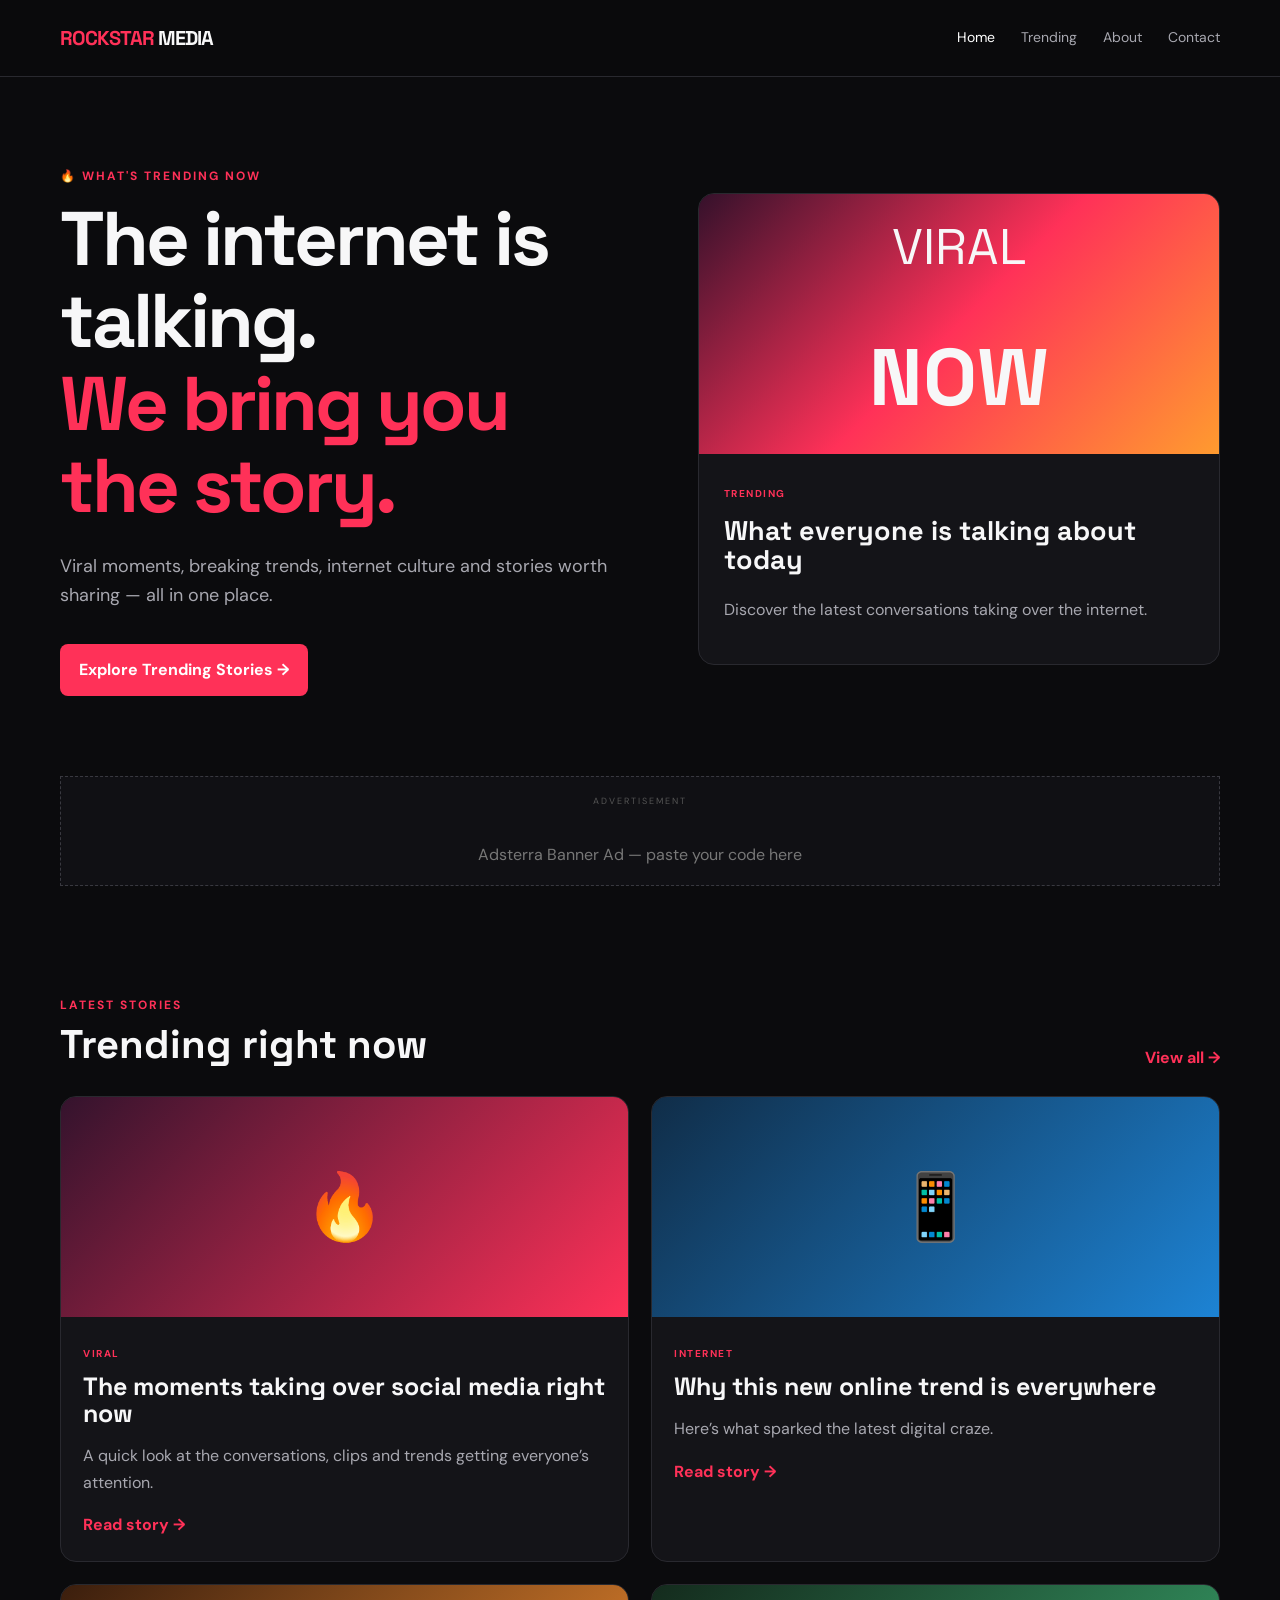
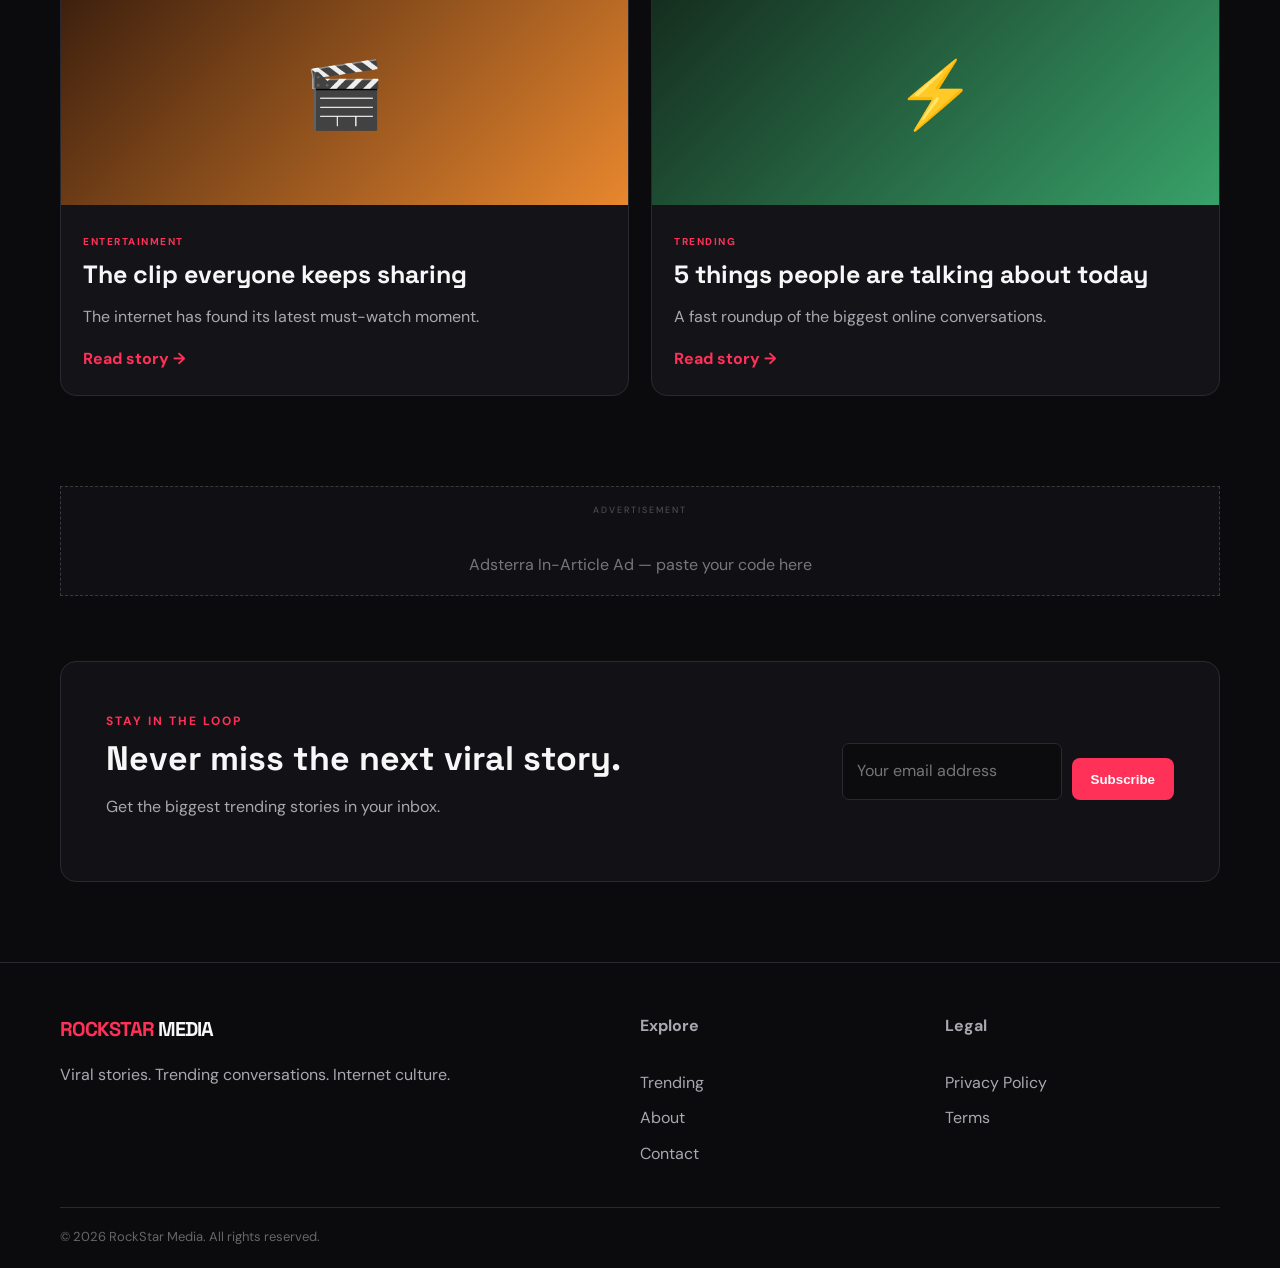
<file: index.html>
<!doctype html>
<html lang="en">
<head>
  <meta charset="utf-8">
  <meta name="viewport" content="width=device-width,initial-scale=1">
  <title>RockStar Media — Viral & Trending</title>
  <meta name="description" content="RockStar Media brings you viral stories, trending topics, internet culture and the moments everyone is talking about.">
  <link rel="stylesheet" href="assets/style.css">
</head>
<body>
<header class="site-header">
  <div class="container nav">
    <a class="logo" href="index.html"><span>ROCKSTAR</span> MEDIA</a>
    <nav>
      <a class="active" href="index.html">Home</a>
      <a href="category.html">Trending</a>
      <a href="about.html">About</a>
      <a href="contact.html">Contact</a>
    </nav>
    <button class="menu" aria-label="Open menu">☰</button>
  </div>
</header>

<main>
  <section class="hero container">
    <div class="hero-copy">
      <span class="eyebrow">🔥 What's trending now</span>
      <h1>The internet is talking.<br><em>We bring you the story.</em></h1>
      <p>Viral moments, breaking trends, internet culture and stories worth sharing — all in one place.</p>
      <a class="btn" href="#latest">Explore Trending Stories →</a>
    </div>
    <div class="hero-card">
      <div class="hero-image">VIRAL<br><strong>NOW</strong></div>
      <div class="hero-card-body">
        <span class="tag">TRENDING</span>
        <h2>What everyone is talking about today</h2>
        <p>Discover the latest conversations taking over the internet.</p>
      </div>
    </div>
  </section>

  <div class="ad-slot container">
    <small>ADVERTISEMENT</small>
    <div>Adsterra Banner Ad — paste your code here</div>
  </div>

  <section id="latest" class="container section">
    <div class="section-head">
      <div><span class="eyebrow">Latest stories</span><h2>Trending right now</h2></div>
      <a href="category.html">View all →</a>
    </div>
    <div class="grid">
      <article class="post featured">
        <div class="post-image gradient-a">🔥</div>
        <div class="post-body"><span class="tag">Viral</span><h3>The moments taking over social media right now</h3><p>A quick look at the conversations, clips and trends getting everyone’s attention.</p><a href="article.html">Read story →</a></div>
      </article>
      <article class="post">
        <div class="post-image gradient-b">📱</div>
        <div class="post-body"><span class="tag">Internet</span><h3>Why this new online trend is everywhere</h3><p>Here’s what sparked the latest digital craze.</p><a href="article.html">Read story →</a></div>
      </article>
      <article class="post">
        <div class="post-image gradient-c">🎬</div>
        <div class="post-body"><span class="tag">Entertainment</span><h3>The clip everyone keeps sharing</h3><p>The internet has found its latest must-watch moment.</p><a href="article.html">Read story →</a></div>
      </article>
      <article class="post">
        <div class="post-image gradient-d">⚡</div>
        <div class="post-body"><span class="tag">Trending</span><h3>5 things people are talking about today</h3><p>A fast roundup of the biggest online conversations.</p><a href="article.html">Read story →</a></div>
      </article>
    </div>
  </section>

  <div class="ad-slot container">
    <small>ADVERTISEMENT</small>
    <div>Adsterra In-Article Ad — paste your code here</div>
  </div>

  <section class="newsletter container">
    <div><span class="eyebrow">Stay in the loop</span><h2>Never miss the next viral story.</h2><p>Get the biggest trending stories in your inbox.</p></div>
    <form><input type="email" placeholder="Your email address" required><button class="btn">Subscribe</button></form>
  </section>
</main>

<footer>
  <div class="container footer-grid">
    <div><a class="logo" href="index.html"><span>ROCKSTAR</span> MEDIA</a><p>Viral stories. Trending conversations. Internet culture.</p></div>
    <div><h4>Explore</h4><a href="category.html">Trending</a><a href="about.html">About</a><a href="contact.html">Contact</a></div>
    <div><h4>Legal</h4><a href="privacy.html">Privacy Policy</a><a href="terms.html">Terms</a></div>
  </div>
  <div class="container copyright">© 2026 RockStar Media. All rights reserved.</div>
</footer>
<script src="assets/script.js"></script>

  <!-- Adsterra ad code -->
  <script src="https://pl31065517.profitableratecpmnetwork.com/05/81/35/0581358dfa1a46cb8cd0d95923c212c3.js"></script>

  <!-- Additional Adsterra ad code -->
  <script src="https://pl31065518.profitableratecpmnetwork.com/09/37/6d/09376df7c2c1a32ce4528791f910fc92.js"></script>
</body>
</html>
</file>
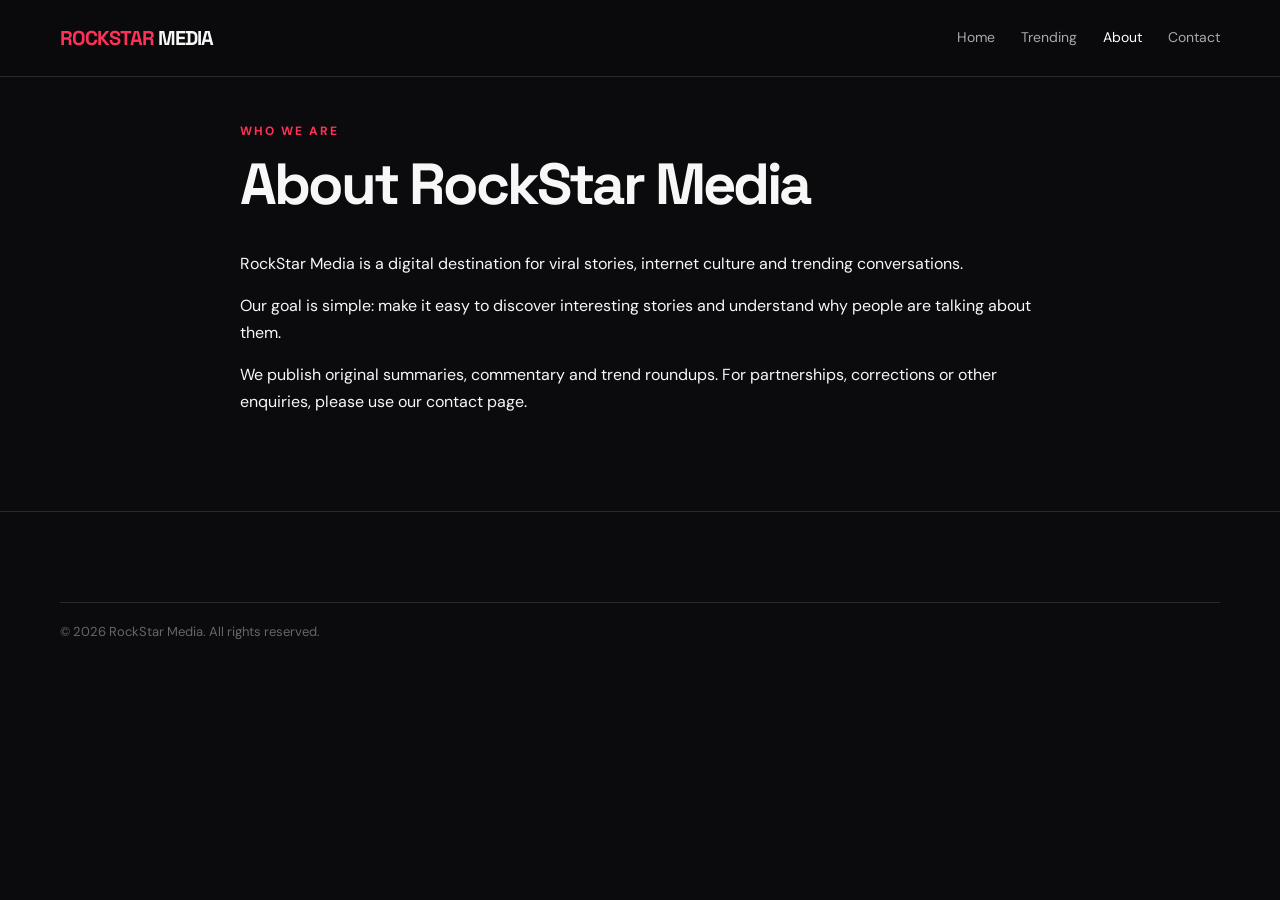
<file: about.html>
<!doctype html><html lang="en"><head><meta charset="utf-8"><meta name="viewport" content="width=device-width,initial-scale=1"><title>About — RockStar Media</title><link rel="stylesheet" href="assets/style.css"></head><body><header class="site-header"><div class="container nav"><a class="logo" href="index.html"><span>ROCKSTAR</span> MEDIA</a><nav><a href="index.html">Home</a><a href="category.html">Trending</a><a class="active" href="about.html">About</a><a href="contact.html">Contact</a></nav><button class="menu">☰</button></div></header><main class="container narrow section"><span class="eyebrow">Who we are</span><h1 class="page-title">About RockStar Media</h1><p class="lead">RockStar Media is a digital destination for viral stories, internet culture and trending conversations.</p><p>Our goal is simple: make it easy to discover interesting stories and understand why people are talking about them.</p><p>We publish original summaries, commentary and trend roundups. For partnerships, corrections or other enquiries, please use our contact page.</p></main><footer><div class="container copyright">© 2026 RockStar Media. All rights reserved.</div></footer>
  <!-- Adsterra ad code -->
  <script src="https://pl31065517.profitableratecpmnetwork.com/05/81/35/0581358dfa1a46cb8cd0d95923c212c3.js"></script>

  <!-- Additional Adsterra ad code -->
  <script src="https://pl31065518.profitableratecpmnetwork.com/09/37/6d/09376df7c2c1a32ce4528791f910fc92.js"></script>
</body></html>
</file>
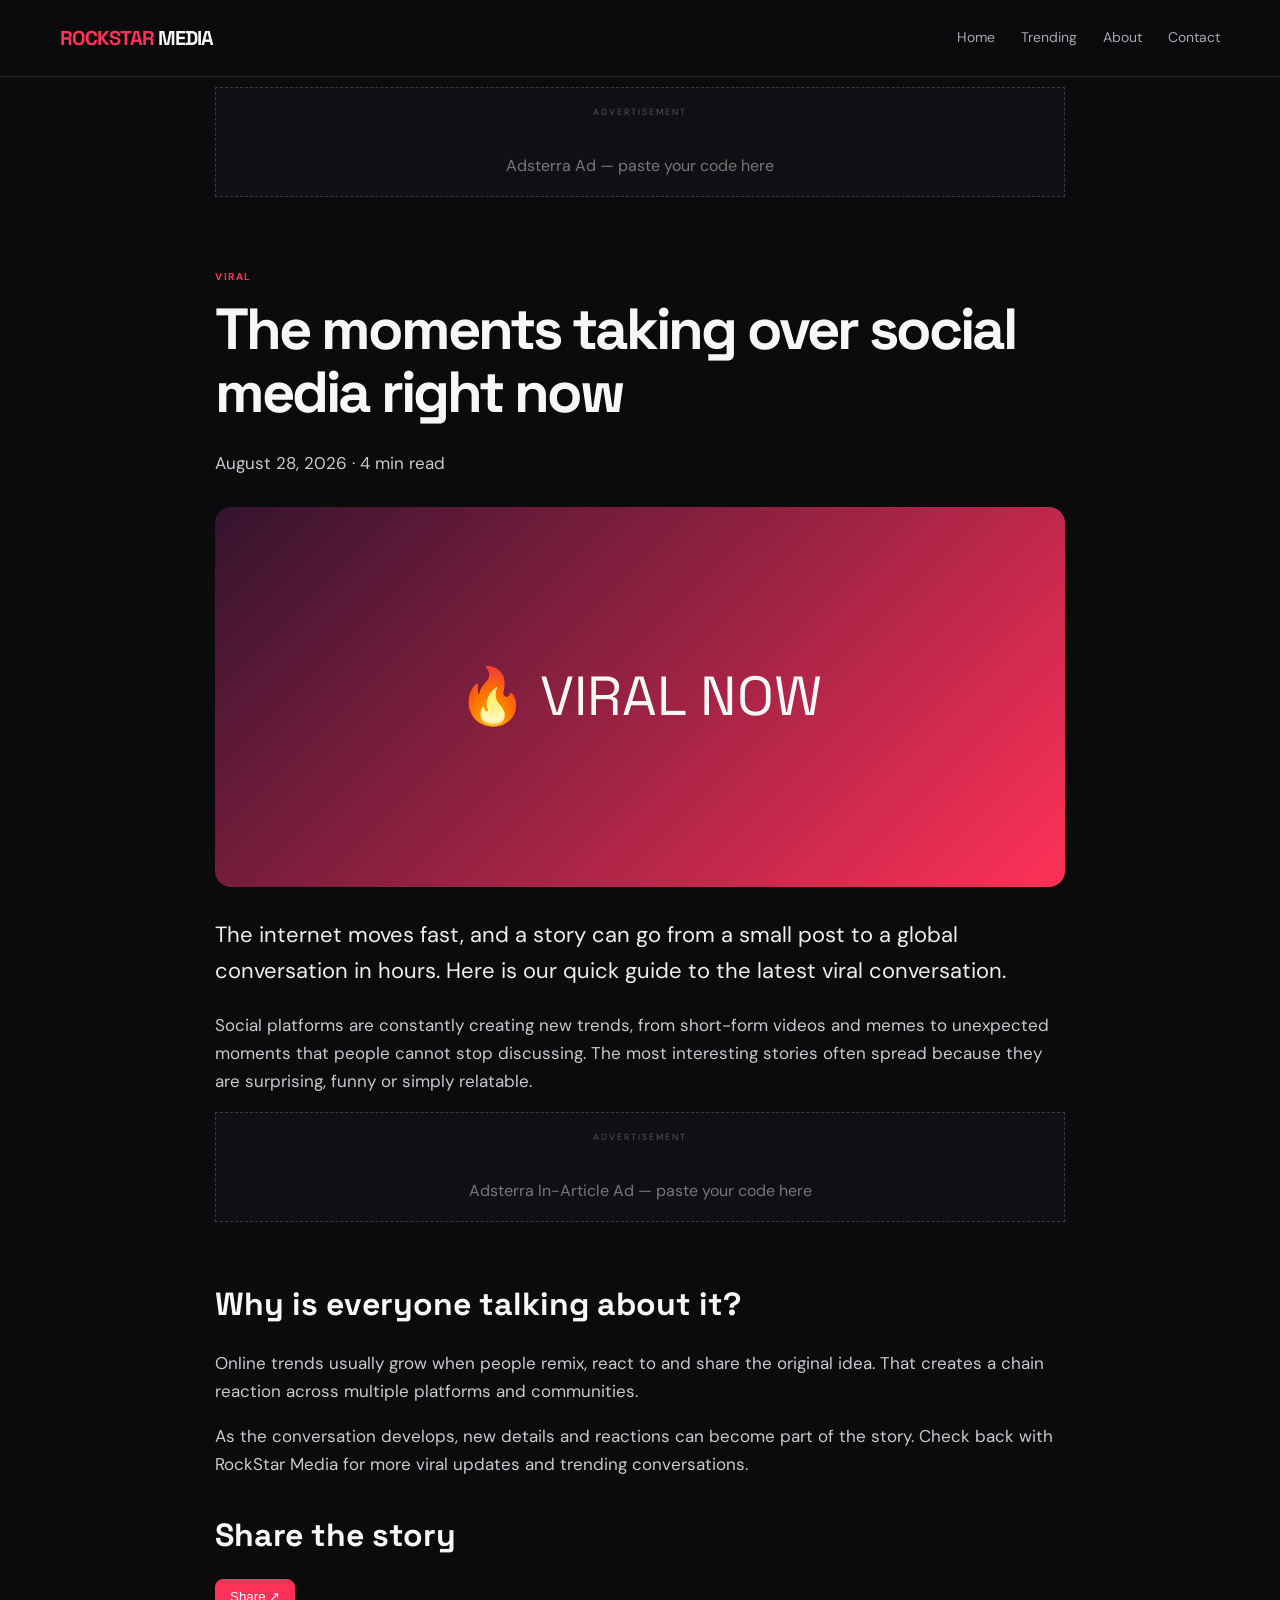
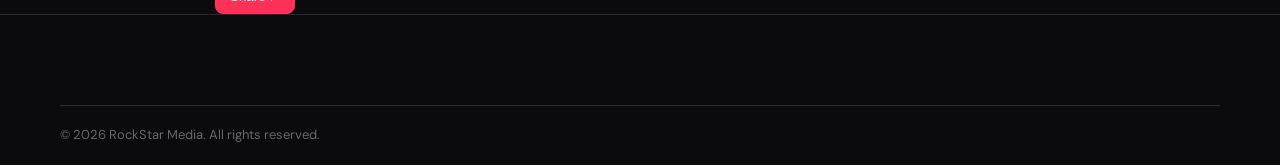
<file: article.html>
<!doctype html>
<html lang="en"><head><meta charset="utf-8"><meta name="viewport" content="width=device-width,initial-scale=1"><title>The Viral Story — RockStar Media</title><link rel="stylesheet" href="assets/style.css"></head>
<body><header class="site-header"><div class="container nav"><a class="logo" href="index.html"><span>ROCKSTAR</span> MEDIA</a><nav><a href="index.html">Home</a><a href="category.html">Trending</a><a href="about.html">About</a><a href="contact.html">Contact</a></nav><button class="menu">☰</button></div></header>
<main class="container article-wrap">
  <div class="ad-slot"><small>ADVERTISEMENT</small><div>Adsterra Ad — paste your code here</div></div>
  <article>
    <span class="tag">VIRAL</span><h1>The moments taking over social media right now</h1>
    <p class="meta">August 28, 2026 · 4 min read</p>
    <div class="article-cover gradient-a">🔥 VIRAL NOW</div>
    <p class="lead">The internet moves fast, and a story can go from a small post to a global conversation in hours. Here is our quick guide to the latest viral conversation.</p>
    <p>Social platforms are constantly creating new trends, from short-form videos and memes to unexpected moments that people cannot stop discussing. The most interesting stories often spread because they are surprising, funny or simply relatable.</p>
    <div class="ad-slot"><small>ADVERTISEMENT</small><div>Adsterra In-Article Ad — paste your code here</div></div>
    <h2>Why is everyone talking about it?</h2><p>Online trends usually grow when people remix, react to and share the original idea. That creates a chain reaction across multiple platforms and communities.</p>
    <p>As the conversation develops, new details and reactions can become part of the story. Check back with RockStar Media for more viral updates and trending conversations.</p>
    <h2>Share the story</h2><div class="share"><button onclick="shareStory()">Share ↗</button></div>
  </article>
</main>
<footer><div class="container copyright">© 2026 RockStar Media. All rights reserved.</div></footer><script src="assets/script.js"></script>
  <!-- Adsterra ad code -->
  <script src="https://pl31065517.profitableratecpmnetwork.com/05/81/35/0581358dfa1a46cb8cd0d95923c212c3.js"></script>

  <!-- Additional Adsterra ad code -->
  <script src="https://pl31065518.profitableratecpmnetwork.com/09/37/6d/09376df7c2c1a32ce4528791f910fc92.js"></script>
</body></html>
</file>
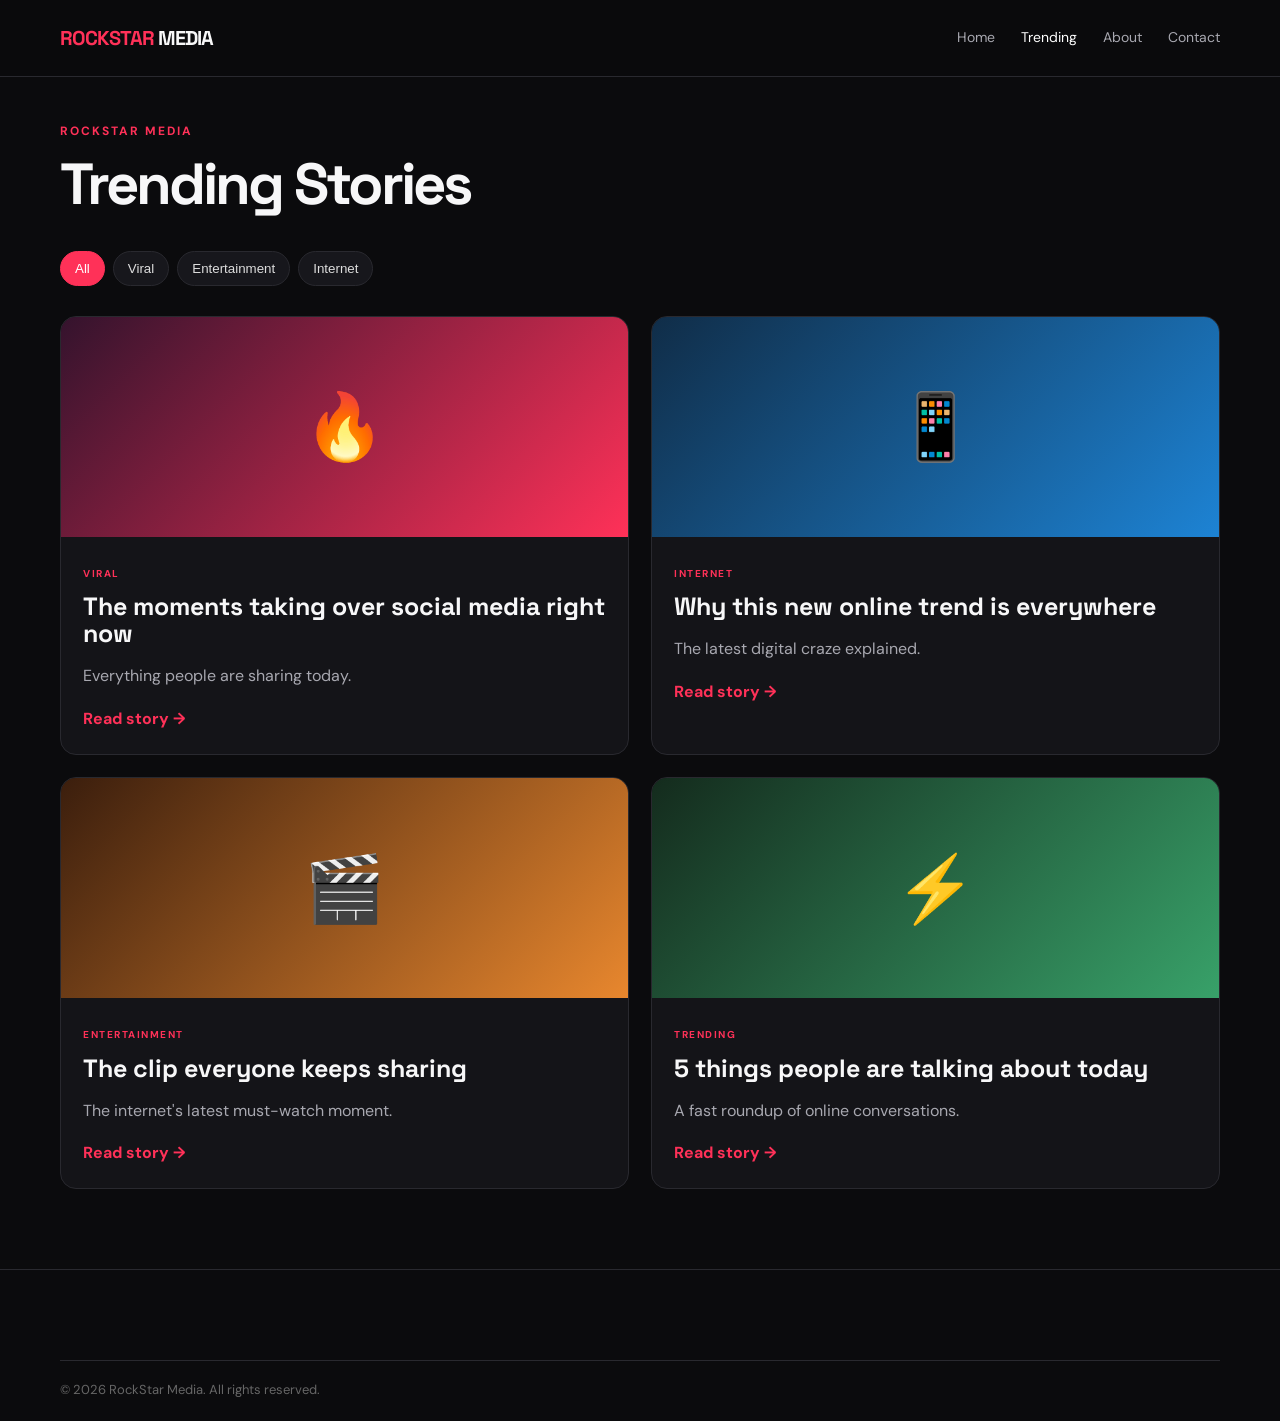
<file: category.html>
<!doctype html>
<html lang="en"><head><meta charset="utf-8"><meta name="viewport" content="width=device-width,initial-scale=1"><title>Trending — RockStar Media</title><link rel="stylesheet" href="assets/style.css"></head>
<body><header class="site-header"><div class="container nav"><a class="logo" href="index.html"><span>ROCKSTAR</span> MEDIA</a><nav><a href="index.html">Home</a><a class="active" href="category.html">Trending</a><a href="about.html">About</a><a href="contact.html">Contact</a></nav><button class="menu">☰</button></div></header>
<main class="container section"><span class="eyebrow">RockStar Media</span><h1 class="page-title">Trending Stories</h1><div class="filters"><button class="active">All</button><button>Viral</button><button>Entertainment</button><button>Internet</button></div><div class="grid">
<article class="post"><div class="post-image gradient-a">🔥</div><div class="post-body"><span class="tag">Viral</span><h3>The moments taking over social media right now</h3><p>Everything people are sharing today.</p><a href="article.html">Read story →</a></div></article>
<article class="post"><div class="post-image gradient-b">📱</div><div class="post-body"><span class="tag">Internet</span><h3>Why this new online trend is everywhere</h3><p>The latest digital craze explained.</p><a href="article.html">Read story →</a></div></article>
<article class="post"><div class="post-image gradient-c">🎬</div><div class="post-body"><span class="tag">Entertainment</span><h3>The clip everyone keeps sharing</h3><p>The internet's latest must-watch moment.</p><a href="article.html">Read story →</a></div></article>
<article class="post"><div class="post-image gradient-d">⚡</div><div class="post-body"><span class="tag">Trending</span><h3>5 things people are talking about today</h3><p>A fast roundup of online conversations.</p><a href="article.html">Read story →</a></div></article>
</div></main><footer><div class="container copyright">© 2026 RockStar Media. All rights reserved.</div></footer><script src="assets/script.js"></script>
  <!-- Adsterra ad code -->
  <script src="https://pl31065517.profitableratecpmnetwork.com/05/81/35/0581358dfa1a46cb8cd0d95923c212c3.js"></script>

  <!-- Additional Adsterra ad code -->
  <script src="https://pl31065518.profitableratecpmnetwork.com/09/37/6d/09376df7c2c1a32ce4528791f910fc92.js"></script>
</body></html>
</file>
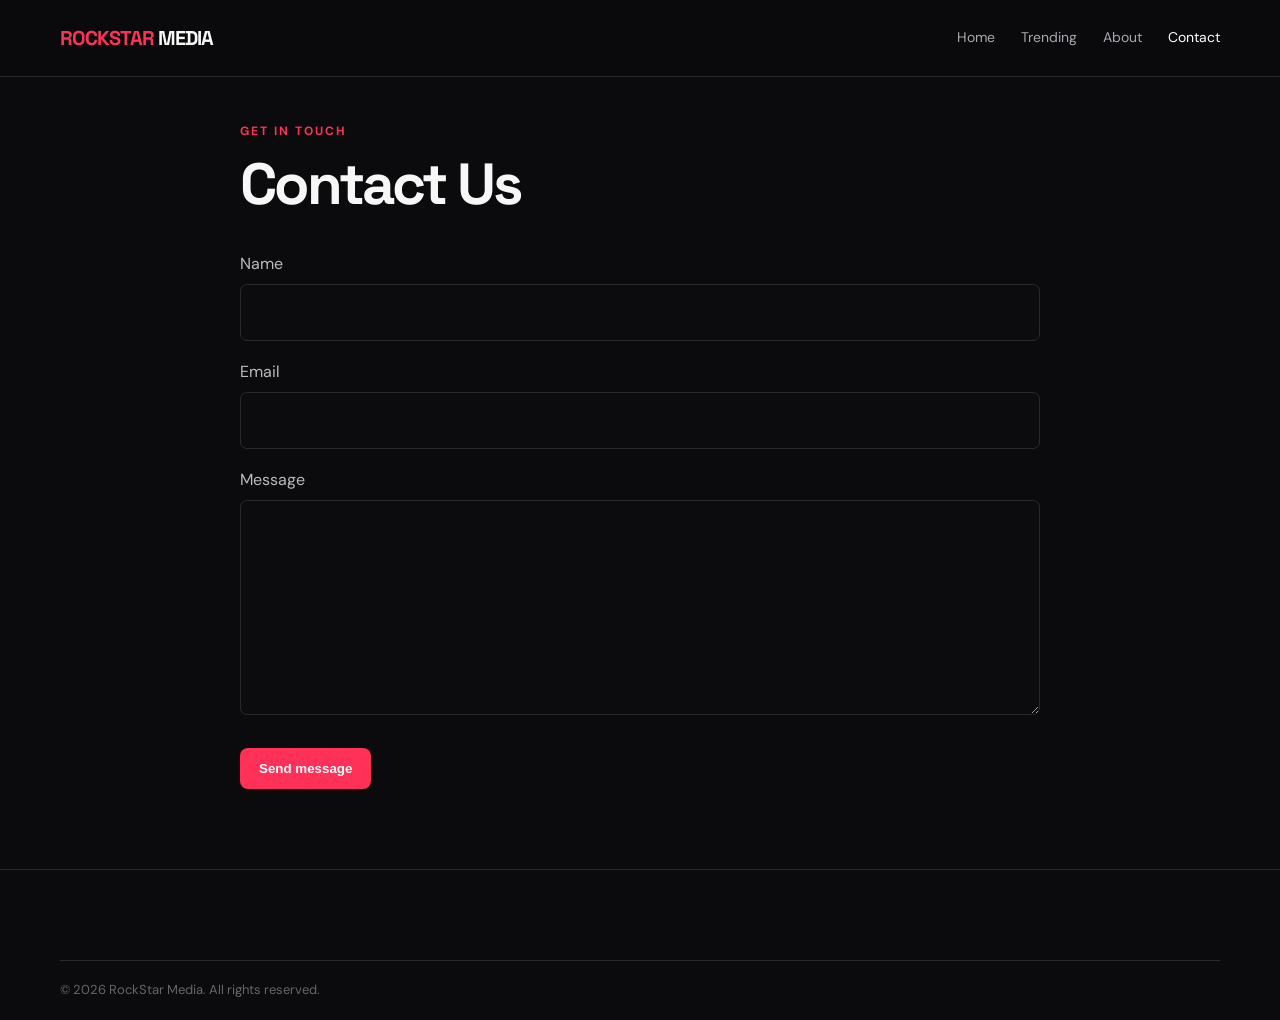
<file: contact.html>
<!doctype html><html lang="en"><head><meta charset="utf-8"><meta name="viewport" content="width=device-width,initial-scale=1"><title>Contact — RockStar Media</title><link rel="stylesheet" href="assets/style.css"></head><body><header class="site-header"><div class="container nav"><a class="logo" href="index.html"><span>ROCKSTAR</span> MEDIA</a><nav><a href="index.html">Home</a><a href="category.html">Trending</a><a href="about.html">About</a><a class="active" href="contact.html">Contact</a></nav><button class="menu">☰</button></div></header><main class="container narrow section"><span class="eyebrow">Get in touch</span><h1 class="page-title">Contact Us</h1><form class="contact-form" onsubmit="return submitContact(event)"><label>Name<input required></label><label>Email<input type="email" required></label><label>Message<textarea rows="7" required></textarea></label><button class="btn">Send message</button></form></main><footer><div class="container copyright">© 2026 RockStar Media. All rights reserved.</div></footer><script src="assets/script.js"></script>
  <!-- Adsterra ad code -->
  <script src="https://pl31065517.profitableratecpmnetwork.com/05/81/35/0581358dfa1a46cb8cd0d95923c212c3.js"></script>

  <!-- Additional Adsterra ad code -->
  <script src="https://pl31065518.profitableratecpmnetwork.com/09/37/6d/09376df7c2c1a32ce4528791f910fc92.js"></script>
</body></html>
</file>
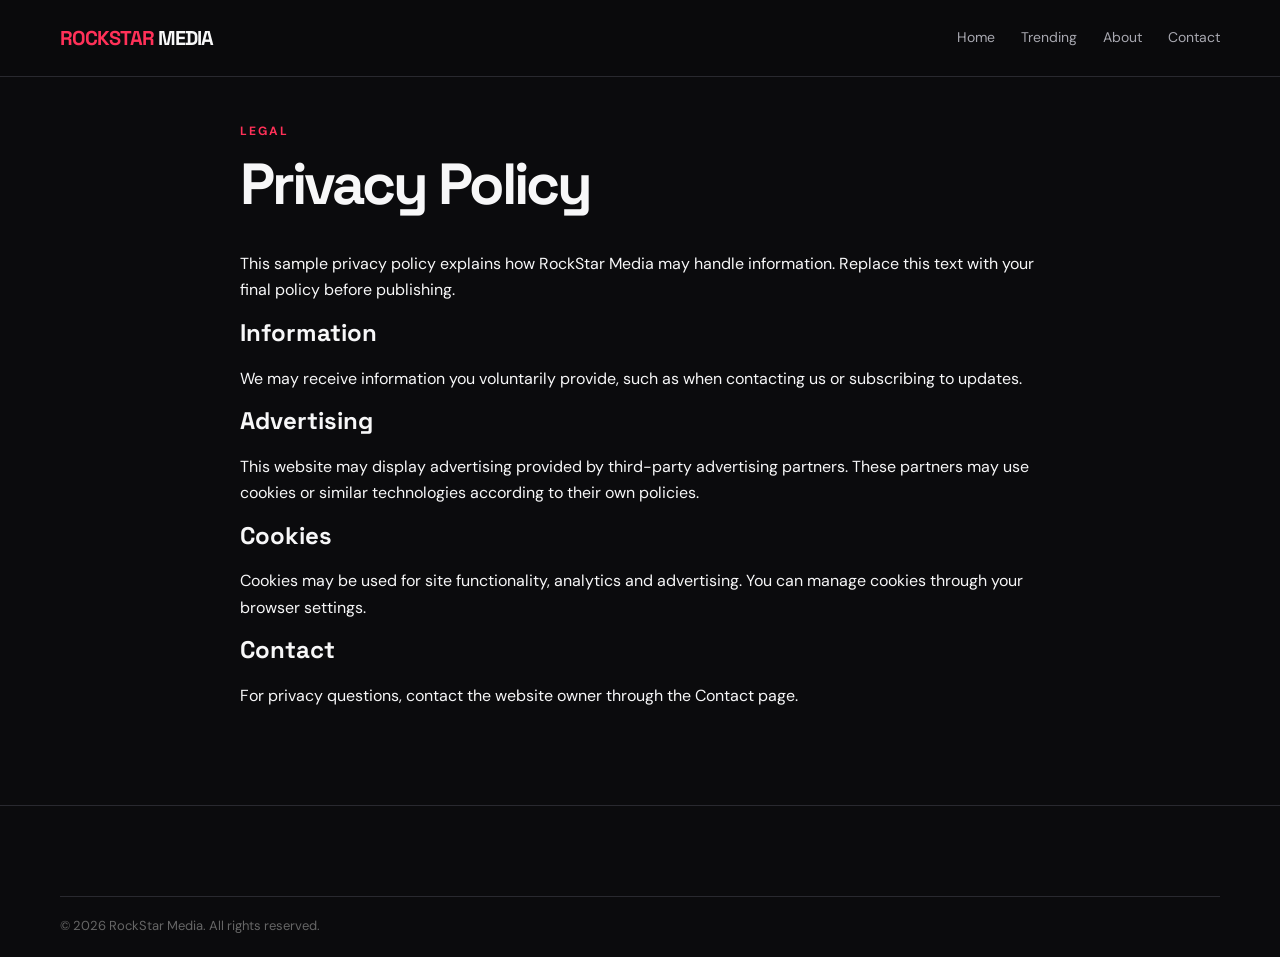
<file: privacy.html>
<!doctype html><html lang="en"><head><meta charset="utf-8"><meta name="viewport" content="width=device-width,initial-scale=1"><title>Privacy Policy — RockStar Media</title><link rel="stylesheet" href="assets/style.css"></head><body><header class="site-header"><div class="container nav"><a class="logo" href="index.html"><span>ROCKSTAR</span> MEDIA</a><nav><a href="index.html">Home</a><a href="category.html">Trending</a><a href="about.html">About</a><a href="contact.html">Contact</a></nav></div></header><main class="container narrow section"><span class="eyebrow">Legal</span><h1 class="page-title">Privacy Policy</h1><p>This sample privacy policy explains how RockStar Media may handle information. Replace this text with your final policy before publishing.</p><h2>Information</h2><p>We may receive information you voluntarily provide, such as when contacting us or subscribing to updates.</p><h2>Advertising</h2><p>This website may display advertising provided by third-party advertising partners. These partners may use cookies or similar technologies according to their own policies.</p><h2>Cookies</h2><p>Cookies may be used for site functionality, analytics and advertising. You can manage cookies through your browser settings.</p><h2>Contact</h2><p>For privacy questions, contact the website owner through the Contact page.</p></main><footer><div class="container copyright">© 2026 RockStar Media. All rights reserved.</div></footer>
  <!-- Adsterra ad code -->
  <script src="https://pl31065517.profitableratecpmnetwork.com/05/81/35/0581358dfa1a46cb8cd0d95923c212c3.js"></script>

  <!-- Additional Adsterra ad code -->
  <script src="https://pl31065518.profitableratecpmnetwork.com/09/37/6d/09376df7c2c1a32ce4528791f910fc92.js"></script>
</body></html>
</file>
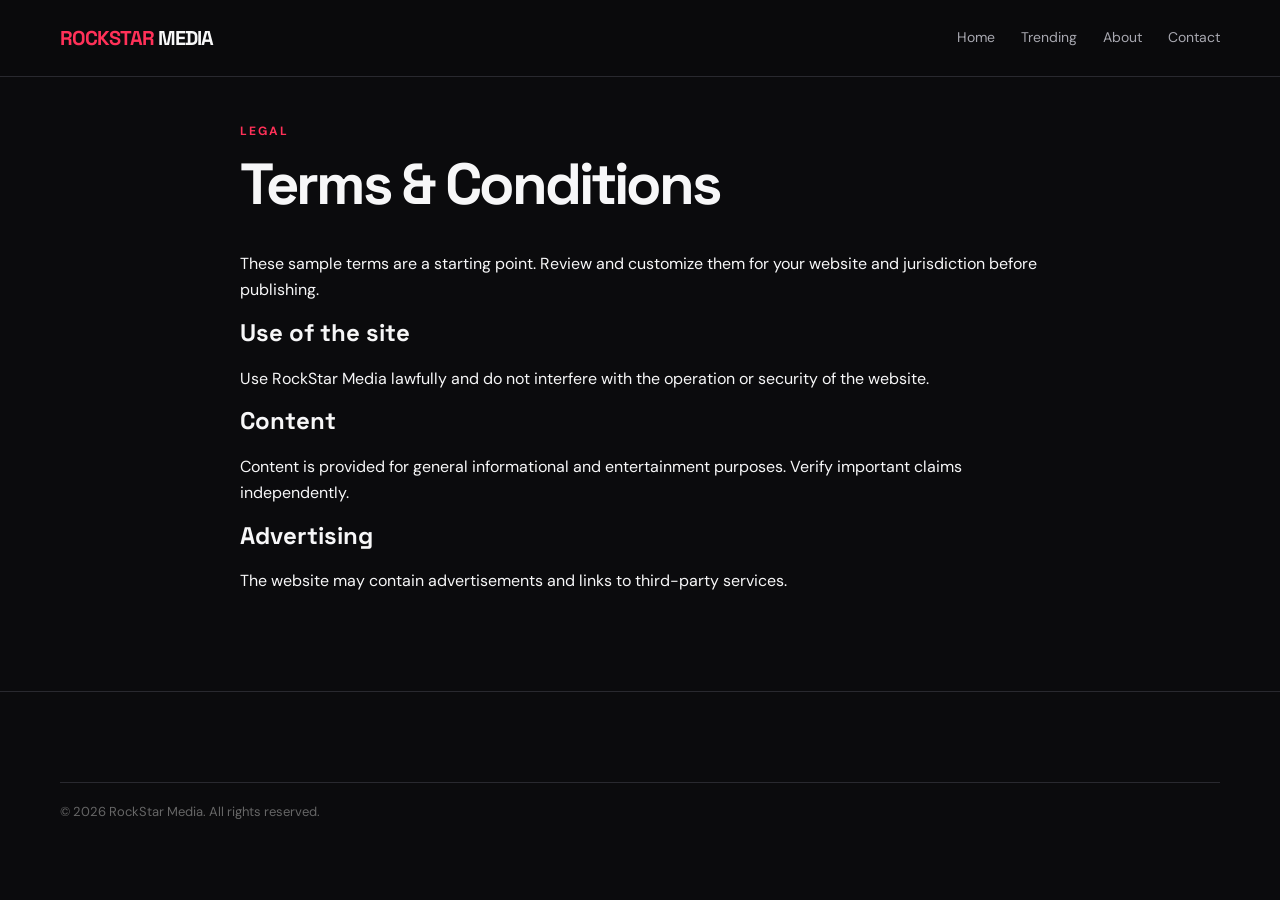
<file: terms.html>
<!doctype html><html lang="en"><head><meta charset="utf-8"><meta name="viewport" content="width=device-width,initial-scale=1"><title>Terms — RockStar Media</title><link rel="stylesheet" href="assets/style.css"></head><body><header class="site-header"><div class="container nav"><a class="logo" href="index.html"><span>ROCKSTAR</span> MEDIA</a><nav><a href="index.html">Home</a><a href="category.html">Trending</a><a href="about.html">About</a><a href="contact.html">Contact</a></nav></div></header><main class="container narrow section"><span class="eyebrow">Legal</span><h1 class="page-title">Terms & Conditions</h1><p>These sample terms are a starting point. Review and customize them for your website and jurisdiction before publishing.</p><h2>Use of the site</h2><p>Use RockStar Media lawfully and do not interfere with the operation or security of the website.</p><h2>Content</h2><p>Content is provided for general informational and entertainment purposes. Verify important claims independently.</p><h2>Advertising</h2><p>The website may contain advertisements and links to third-party services.</p></main><footer><div class="container copyright">© 2026 RockStar Media. All rights reserved.</div></footer>
  <!-- Adsterra ad code -->
  <script src="https://pl31065517.profitableratecpmnetwork.com/05/81/35/0581358dfa1a46cb8cd0d95923c212c3.js"></script>

  <!-- Additional Adsterra ad code -->
  <script src="https://pl31065518.profitableratecpmnetwork.com/09/37/6d/09376df7c2c1a32ce4528791f910fc92.js"></script>
</body></html>
</file>
<file: assets/style.css>
@import url('https://fonts.googleapis.com/css2?family=DM+Sans:wght@400;500;700&family=Space+Grotesk:wght@500;600;700&display=swap');
:root{--bg:#0b0b0d;--panel:#141418;--text:#f7f7f8;--muted:#a8a8b0;--line:#29292f;--accent:#ff3158;--max:1160px}
*{box-sizing:border-box}html{scroll-behavior:smooth}body{margin:0;background:var(--bg);color:var(--text);font-family:"DM Sans",sans-serif;line-height:1.65}a{color:inherit;text-decoration:none}.container{width:min(var(--max),calc(100% - 40px));margin:auto}.site-header{border-bottom:1px solid var(--line);background:rgba(11,11,13,.9);backdrop-filter:blur(12px);position:sticky;top:0;z-index:5}.nav{height:76px;display:flex;align-items:center;justify-content:space-between;gap:30px}.logo{font-family:"Space Grotesk";font-weight:700;letter-spacing:-1px;font-size:20px}.logo span{color:var(--accent)}nav{display:flex;gap:26px;color:var(--muted);font-size:14px}nav a:hover,nav .active{color:#fff}.menu{display:none;background:none;border:0;color:white;font-size:25px}.hero{display:grid;grid-template-columns:1.05fr .95fr;gap:60px;padding:85px 0 70px;align-items:center}.eyebrow{font-size:12px;font-weight:700;text-transform:uppercase;letter-spacing:2px;color:var(--accent)}h1,h2,h3{font-family:"Space Grotesk";line-height:1.08;margin-top:10px}h1{font-size:clamp(42px,6vw,76px);letter-spacing:-3px;margin-bottom:25px}h1 em{color:#ff3158;font-style:normal}.hero-copy p{font-size:18px;color:var(--muted);max-width:620px}.btn{display:inline-block;border:0;background:var(--accent);color:#fff;padding:13px 19px;border-radius:8px;font-weight:700;cursor:pointer;margin-top:15px}.hero-card,.post{background:var(--panel);border:1px solid var(--line);border-radius:16px;overflow:hidden}.hero-image,.post-image,.article-cover{min-height:260px;display:grid;place-items:center;font-family:"Space Grotesk";font-size:34px;text-align:center}.hero-image{background:linear-gradient(135deg,#35112b,#ff3158,#ff9b2f);font-size:50px}.hero-image strong{font-size:80px}.hero-card-body{padding:25px}.hero-card-body h2{font-size:27px}.hero-card-body p,.post p,footer p{color:var(--muted)}.tag{font-size:10px;font-weight:700;text-transform:uppercase;letter-spacing:1.5px;color:var(--accent)}.ad-slot{min-height:110px;border:1px dashed #393940;background:#101014;display:grid;place-items:center;text-align:center;color:#777;margin-top:10px;margin-bottom:65px}.ad-slot small{font-size:9px;letter-spacing:2px;display:block;color:#555}.section{padding:40px 0 80px}.section-head{display:flex;justify-content:space-between;align-items:end;margin-bottom:25px}.section-head h2{font-size:40px;margin:5px 0}.section-head>a{color:var(--accent);font-weight:700}.grid{display:grid;grid-template-columns:repeat(2,1fr);gap:22px}.post-image{min-height:220px;font-size:65px}.gradient-a{background:linear-gradient(135deg,#34132d,#ff3158)}.gradient-b{background:linear-gradient(135deg,#102d48,#1d83d4)}.gradient-c{background:linear-gradient(135deg,#3b1e0d,#e8872e)}.gradient-d{background:linear-gradient(135deg,#142b1d,#38a169)}.post-body{padding:22px}.post h3{font-size:25px;margin:8px 0}.post a{color:var(--accent);font-weight:700}.newsletter{display:flex;justify-content:space-between;align-items:center;gap:30px;padding:45px;margin-bottom:80px;border:1px solid var(--line);border-radius:16px;background:#111116}.newsletter h2{font-size:34px;margin:8px 0}.newsletter p{color:var(--muted)}form{display:flex;gap:10px}input,textarea{background:#0c0c0f;border:1px solid var(--line);color:#fff;padding:14px;border-radius:7px;font:inherit;outline:none}footer{border-top:1px solid var(--line);padding:50px 0 20px}.footer-grid{display:grid;grid-template-columns:2fr 1fr 1fr;gap:30px}.footer-grid h4{margin-top:0}.footer-grid>div:not(:first-child){display:flex;flex-direction:column;gap:9px;color:var(--muted)}.copyright{border-top:1px solid var(--line);margin-top:40px;padding-top:18px;color:#666;font-size:13px}.narrow{max-width:800px}.page-title{font-size:58px;margin:10px 0 35px}.filters{display:flex;gap:8px;margin-bottom:30px;flex-wrap:wrap}.filters button,.share button{background:#17171c;border:1px solid var(--line);color:#ddd;padding:9px 14px;border-radius:20px;cursor:pointer}.filters .active{background:var(--accent);border-color:var(--accent);color:white}.article-wrap{max-width:850px}.article-wrap article h1{font-size:58px}.meta{color:#777}.article-cover{min-height:380px;border-radius:16px;margin:30px 0;font-size:55px}.article-wrap article p{font-size:17px;color:#c9c9ce}.article-wrap article .lead{font-size:22px;color:#eee}.article-wrap article h2{font-size:32px;margin-top:40px}.contact-form{display:block}.contact-form label{display:block;margin:18px 0;color:#bbb}.contact-form input,.contact-form textarea{width:100%;display:block;margin-top:7px}.share button{border-radius:8px;background:var(--accent);color:#fff;border-color:var(--accent)}
@media(max-width:760px){.container{width:min(100% - 28px,var(--max))}.nav{height:65px}.menu{display:block}nav{display:none;position:absolute;top:65px;left:0;right:0;background:#111116;padding:20px;flex-direction:column;border-bottom:1px solid var(--line)}nav.open{display:flex}.hero{grid-template-columns:1fr;padding:55px 0 35px;gap:35px}h1{font-size:45px;letter-spacing:-2px}.grid{grid-template-columns:1fr}.section-head{align-items:start;gap:10px}.section-head h2{font-size:32px}.newsletter{display:block;padding:28px}.newsletter form{display:block}.newsletter input{width:100%}.newsletter .btn{width:100%}.footer-grid{grid-template-columns:1fr 1fr}.page-title,.article-wrap article h1{font-size:42px}.article-cover{min-height:250px;font-size:38px}}
</file>
